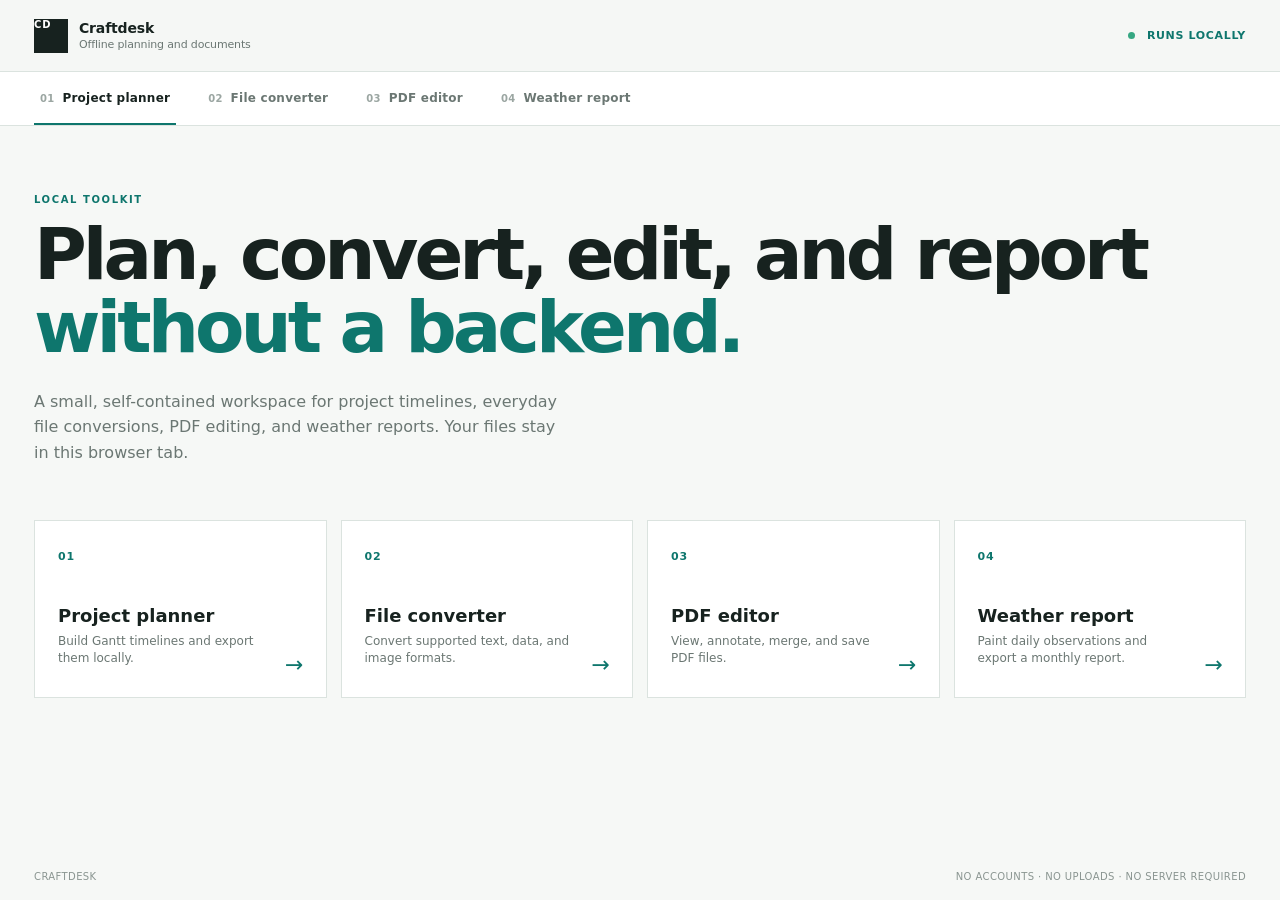
<file: index.html>
<!doctype html>
<html lang="en">
<head>
  <meta charset="utf-8">
  <meta name="viewport" content="width=device-width, initial-scale=1">
  <title>Craftdesk</title>
  <link rel="stylesheet" href="shell.css">
</head>
<body>
  <header class="appbar">
    <div class="brand">
      <span class="brand-mark" aria-hidden="true">CD</span>
      <div><strong>Craftdesk</strong><span>Offline planning and documents</span></div>
    </div>
    <span class="offline-badge"><i></i> Runs locally</span>
  </header>
  <nav class="tabs" aria-label="Tools">
    <button class="tab active" data-app="gantt"><span>01</span>Project planner</button>
    <button class="tab" data-app="converter"><span>02</span>File converter</button>
    <button class="tab" data-app="min-doc"><span>03</span>PDF editor</button>
    <button class="tab" data-app="weather"><span>04</span>Weather report</button>
  </nav>
  <main class="workspace">
    <section class="intro" id="intro">
      <p class="eyebrow">LOCAL TOOLKIT</p>
      <h1>Plan, convert, edit, and report<br><em>without a backend.</em></h1>
      <p class="lede">A small, self-contained workspace for project timelines, everyday file conversions, PDF editing, and weather reports. Your files stay in this browser tab.</p>
      <div class="tool-cards">
        <button class="tool-card" data-app="gantt"><span class="card-number">01</span><strong>Project planner</strong><small>Build Gantt timelines and export them locally.</small><span class="arrow">→</span></button>
        <button class="tool-card" data-app="converter"><span class="card-number">02</span><strong>File converter</strong><small>Convert supported text, data, and image formats.</small><span class="arrow">→</span></button>
        <button class="tool-card" data-app="min-doc"><span class="card-number">03</span><strong>PDF editor</strong><small>View, annotate, merge, and save PDF files.</small><span class="arrow">→</span></button>
        <button class="tool-card" data-app="weather"><span class="card-number">04</span><strong>Weather report</strong><small>Paint daily observations and export a monthly report.</small><span class="arrow">→</span></button>
      </div>
    </section>
    <section class="tool-view" id="toolView" hidden>
      <div class="tool-heading"><div><p class="eyebrow" id="toolKicker">TOOL</p><h2 id="toolTitle">Project planner</h2></div><button class="back-button" id="backButton">← All tools</button></div>
      <iframe id="toolFrame" title="Offline tool"></iframe>
    </section>
  </main>
  <footer><span>Craftdesk</span><span>No accounts · No uploads · No server required</span></footer>
  <script src="shell.js"></script>
</body>
</html>
</file>
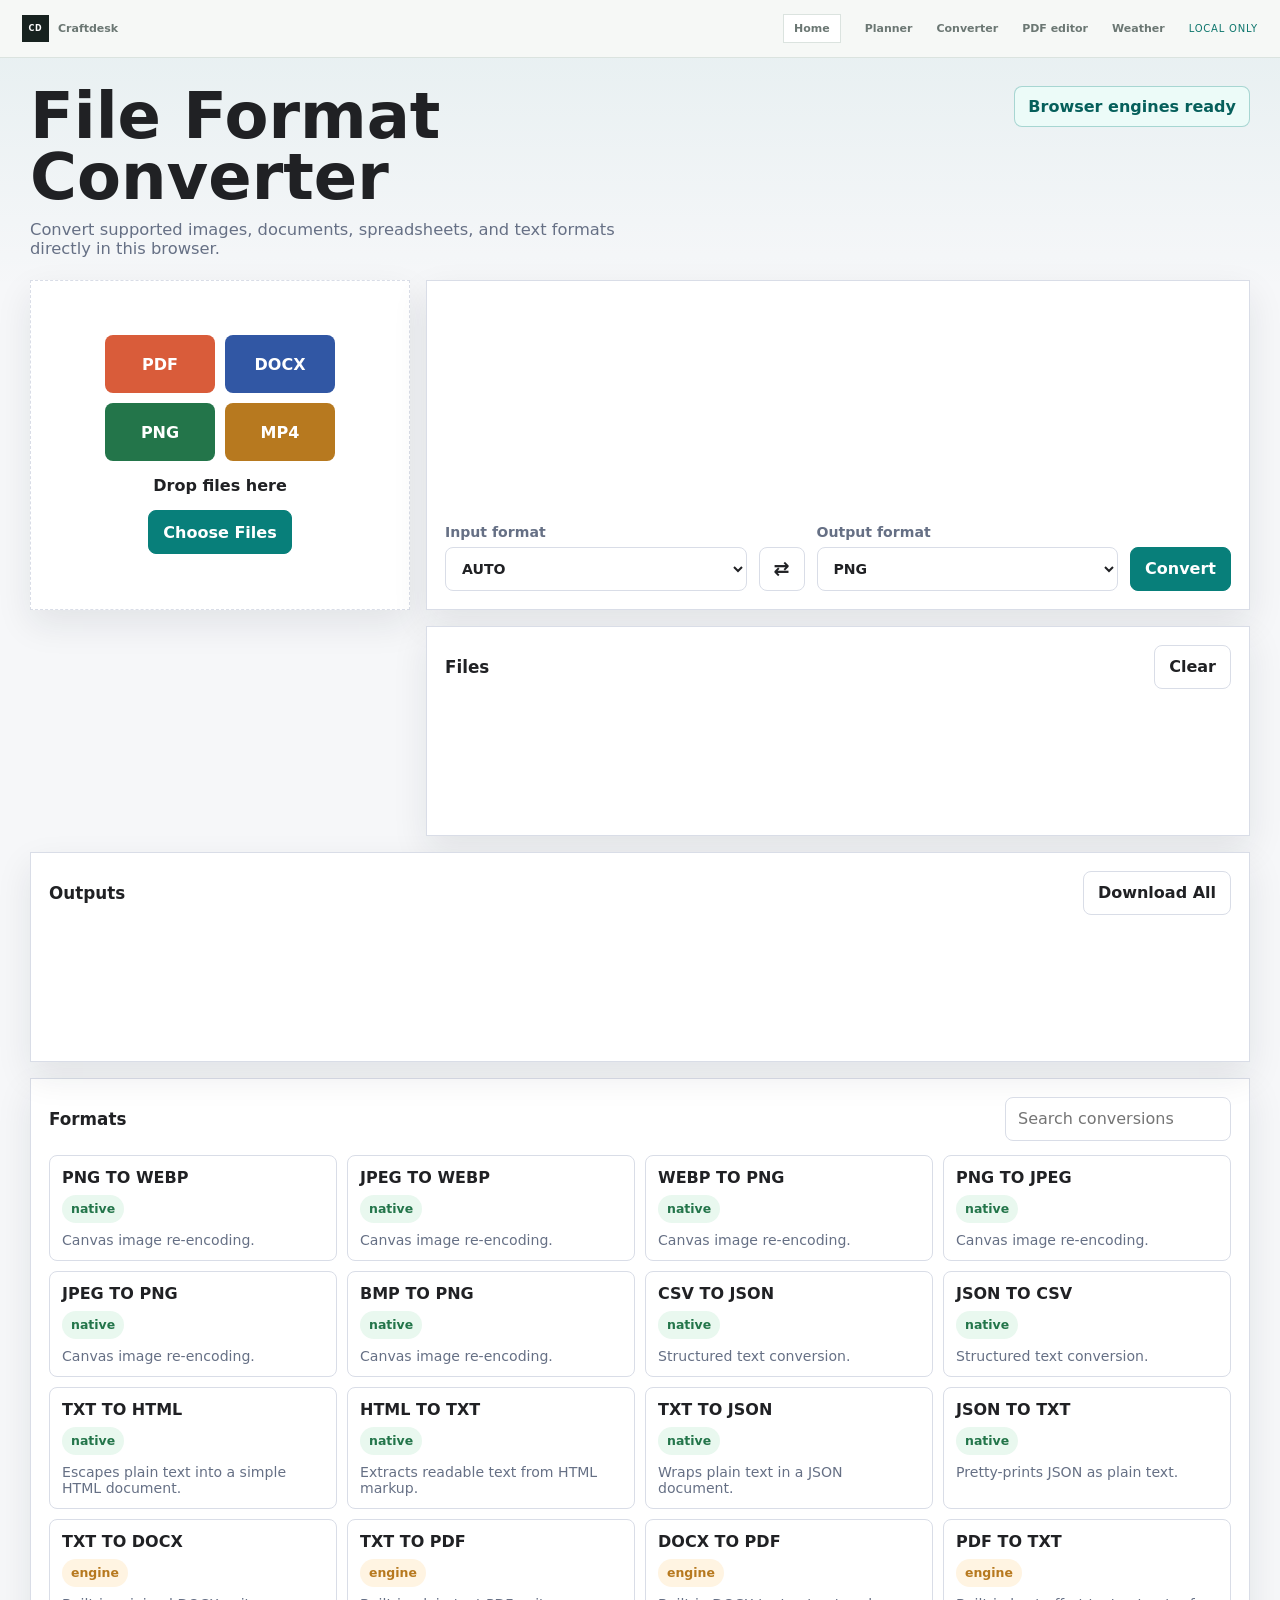
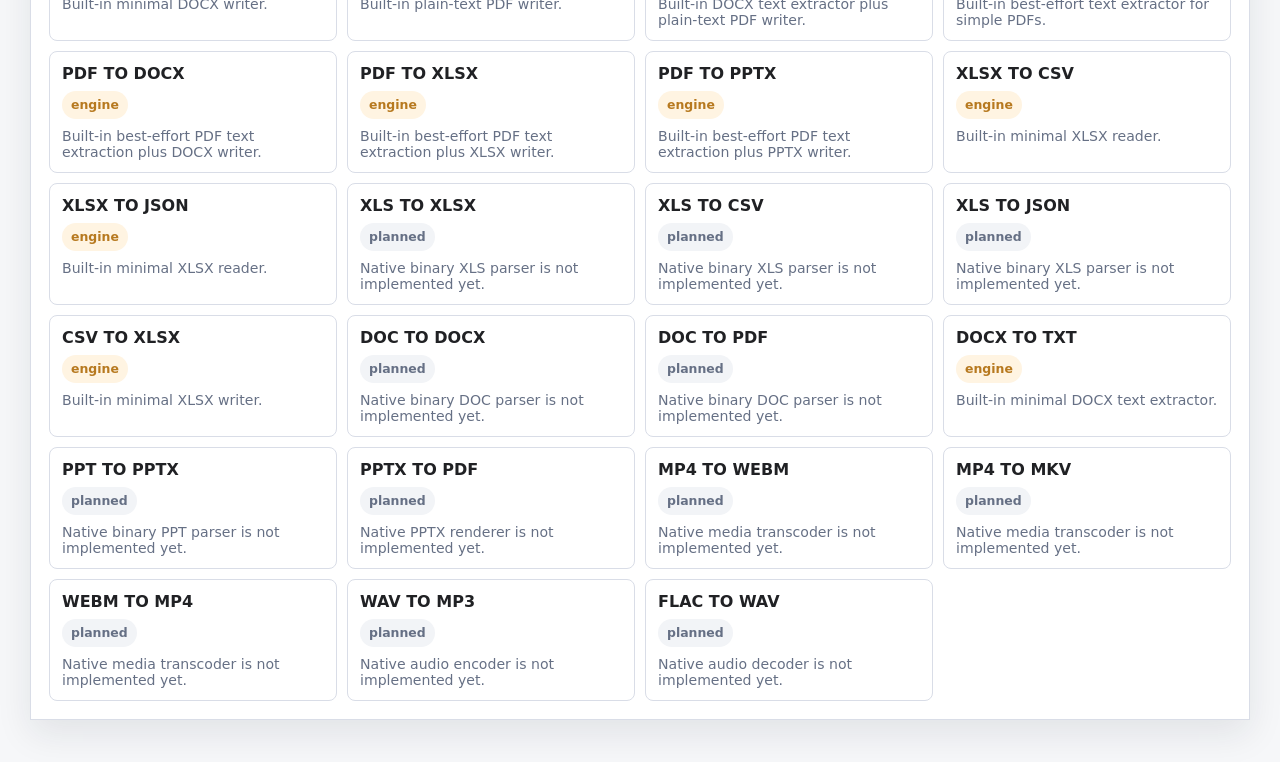
<file: apps/converter/index.html>
<!doctype html>
<html lang="en">
  <head>
    <meta charset="utf-8">
    <meta name="viewport" content="width=device-width, initial-scale=1">
    <title>File Format Converter</title>
    <link rel="stylesheet" href="../shared.css">
    <link rel="stylesheet" href="styles.css">
  </head>
  <body>
    <main class="shell">
      <header class="topbar">
        <div>
          <h1>File Format Converter</h1>
          <p>Convert supported images, documents, spreadsheets, and text formats directly in this browser.</p>
        </div>
        <div class="status-pill" id="engineStatus">Browser engines ready</div>
      </header>

      <section class="workspace" aria-label="Converter workspace">
        <div class="dropzone" id="dropzone">
          <input id="fileInput" type="file" multiple>
          <div class="drop-art" aria-hidden="true">
            <span>PDF</span>
            <span>DOCX</span>
            <span>PNG</span>
            <span>MP4</span>
          </div>
          <strong>Drop files here</strong>
          <button class="primary" id="pickButton" type="button">Choose Files</button>
        </div>

        <form class="control-panel" id="convertForm">
          <label>
            Input format
            <select id="fromFormat"></select>
          </label>
          <button class="swap" id="swapButton" type="button" title="Swap formats" aria-label="Swap formats">⇄</button>
          <label>
            Output format
            <select id="toFormat"></select>
          </label>
          <button class="primary" id="convertButton" type="submit">Convert</button>
        </form>

        <div class="queue" aria-live="polite">
          <div class="queue-head">
            <h2>Files</h2>
            <button id="clearButton" type="button">Clear</button>
          </div>
          <ul id="fileList"></ul>
        </div>

        <div class="results">
          <div class="queue-head">
            <h2>Outputs</h2>
            <button id="downloadAllButton" type="button">Download All</button>
          </div>
          <ul id="resultList"></ul>
        </div>
      </section>

      <section class="matrix" aria-label="Conversion matrix">
        <div class="matrix-head">
          <h2>Formats</h2>
          <input id="searchInput" type="search" placeholder="Search conversions">
        </div>
        <div class="matrix-grid" id="matrixGrid"></div>
      </section>
    </main>

    <template id="fileTemplate">
      <li class="file-row">
        <div class="file-icon"></div>
        <div>
          <strong class="file-name"></strong>
          <span class="file-meta"></span>
        </div>
      </li>
    </template>

    <template id="resultTemplate">
      <li class="result-row">
        <div>
          <strong class="result-name"></strong>
          <span class="result-meta"></span>
        </div>
        <a class="download-link">Download</a>
      </li>
    </template>

    <script src="../shared.js"></script>
    <script src="app.js"></script>
  </body>
</html>
</file>
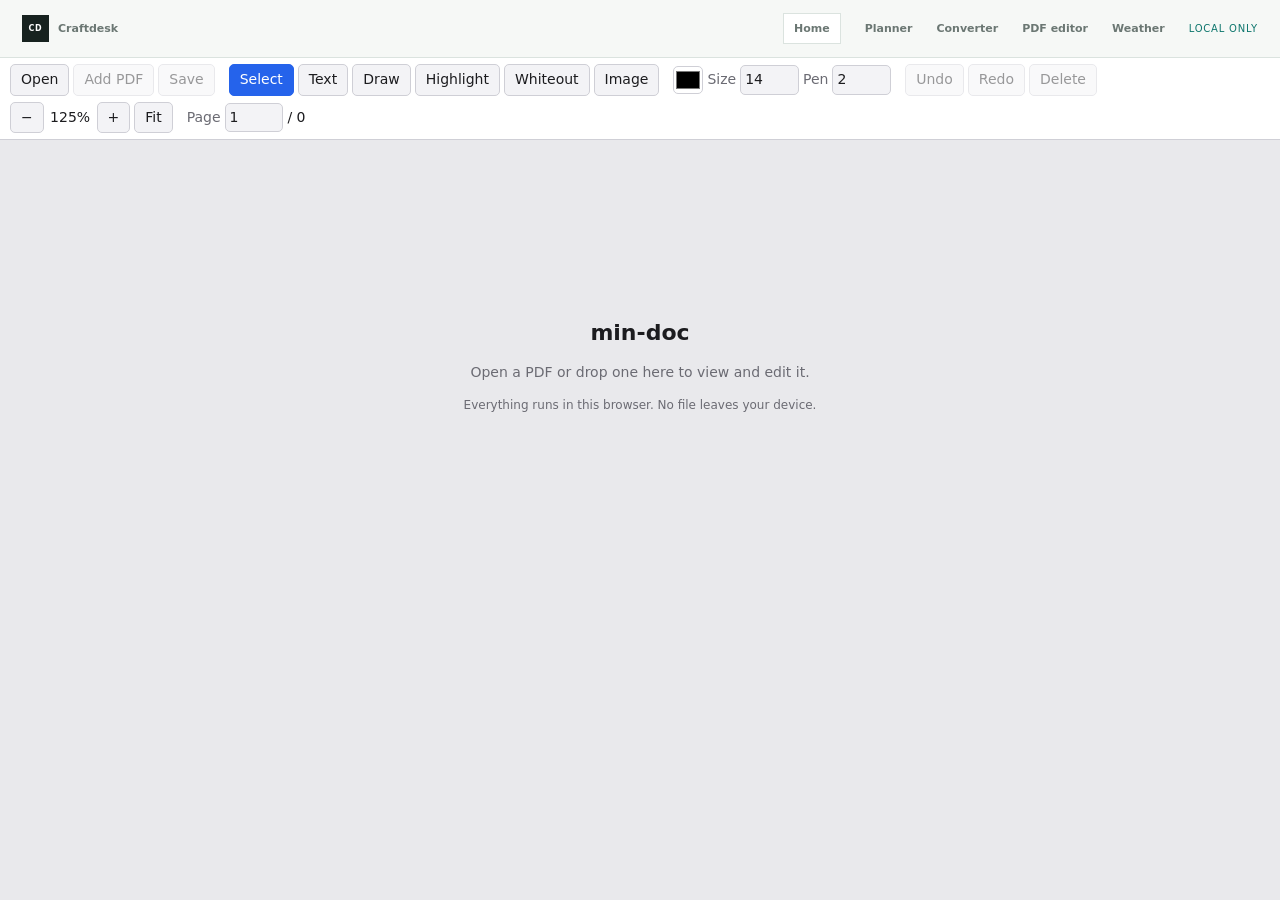
<file: apps/min-doc/index.html>
<!doctype html>
<html lang="en">
<head>
  <meta charset="utf-8">
  <meta name="viewport" content="width=device-width, initial-scale=1">
  <title>min-doc</title>
  <link rel="stylesheet" href="../shared.css">
  <link rel="stylesheet" href="styles.css">
</head>
<body>
  <header class="toolbar">
    <div class="group">
      <button id="open" title="Open a PDF (Ctrl+O)">Open</button>
      <button id="append" title="Add the pages of another PDF at the end" disabled>Add PDF</button>
      <button id="save" class="primary" title="Download the edited PDF (Ctrl+S)" disabled>Save</button>
    </div>
    <div class="group tools" role="radiogroup" aria-label="Tool">
      <button data-tool="select" class="active" title="Select, move, resize (Esc)">Select</button>
      <button data-tool="text" title="Click on a page to type text">Text</button>
      <button data-tool="draw" title="Freehand pen">Draw</button>
      <button data-tool="highlight" title="Drag to highlight an area">Highlight</button>
      <button data-tool="whiteout" title="Drag to cover an area with white">Whiteout</button>
      <button id="image" title="Place a PNG or JPEG image, such as a signature">Image</button>
    </div>
    <div class="group">
      <label title="Color"><input type="color" id="color" value="#000000"></label>
      <label title="Text size in points">Size <input type="number" id="size" min="4" max="200" value="14"></label>
      <label title="Pen width in points">Pen <input type="number" id="pen" min="0.5" max="40" step="0.5" value="2"></label>
    </div>
    <div class="group">
      <button id="undo" title="Undo (Ctrl+Z)" disabled>Undo</button>
      <button id="redo" title="Redo (Ctrl+Y)" disabled>Redo</button>
      <button id="delete" title="Delete the selected item (Del)" disabled>Delete</button>
    </div>
    <div class="group">
      <button id="zoom-out" title="Zoom out">&minus;</button>
      <span id="zoom-label">125%</span>
      <button id="zoom-in" title="Zoom in">+</button>
      <button id="zoom-fit" title="Fit page width">Fit</button>
    </div>
    <div class="group">
      <label>Page <input type="number" id="page-no" min="1" value="1" disabled></label>
      <span id="page-count">/ 0</span>
    </div>
  </header>

  <main id="viewer">
    <div id="empty">
      <p><strong>min-doc</strong></p>
      <p>Open a PDF or drop one here to view and edit it.</p>
      <p class="hint">Everything runs in this browser. No file leaves your device.</p>
    </div>
    <div id="pages"></div>
  </main>

  <div id="status" role="status" hidden></div>

  <input type="file" id="file-open" accept="application/pdf,.pdf" hidden>
  <input type="file" id="file-append" accept="application/pdf,.pdf" hidden>
  <input type="file" id="file-image" accept="image/*" hidden>

  <script src="../shared.js"></script>
  <script src="vendor/pdfjs/pdf.min.js"></script>
  <script>
    // Browsers refuse to start a worker from a file:// page, so load the
    // worker code here and let pdf.js run it on the main thread instead.
    if (location.protocol === 'file:') {
      document.write('<script src="vendor/pdfjs/pdf.worker.min.js"><\/script>');
    }
  </script>
  <script src="vendor/pdf-lib/pdf-lib.min.js"></script>
  <script src="app.js"></script>
</body>
</html>
</file>
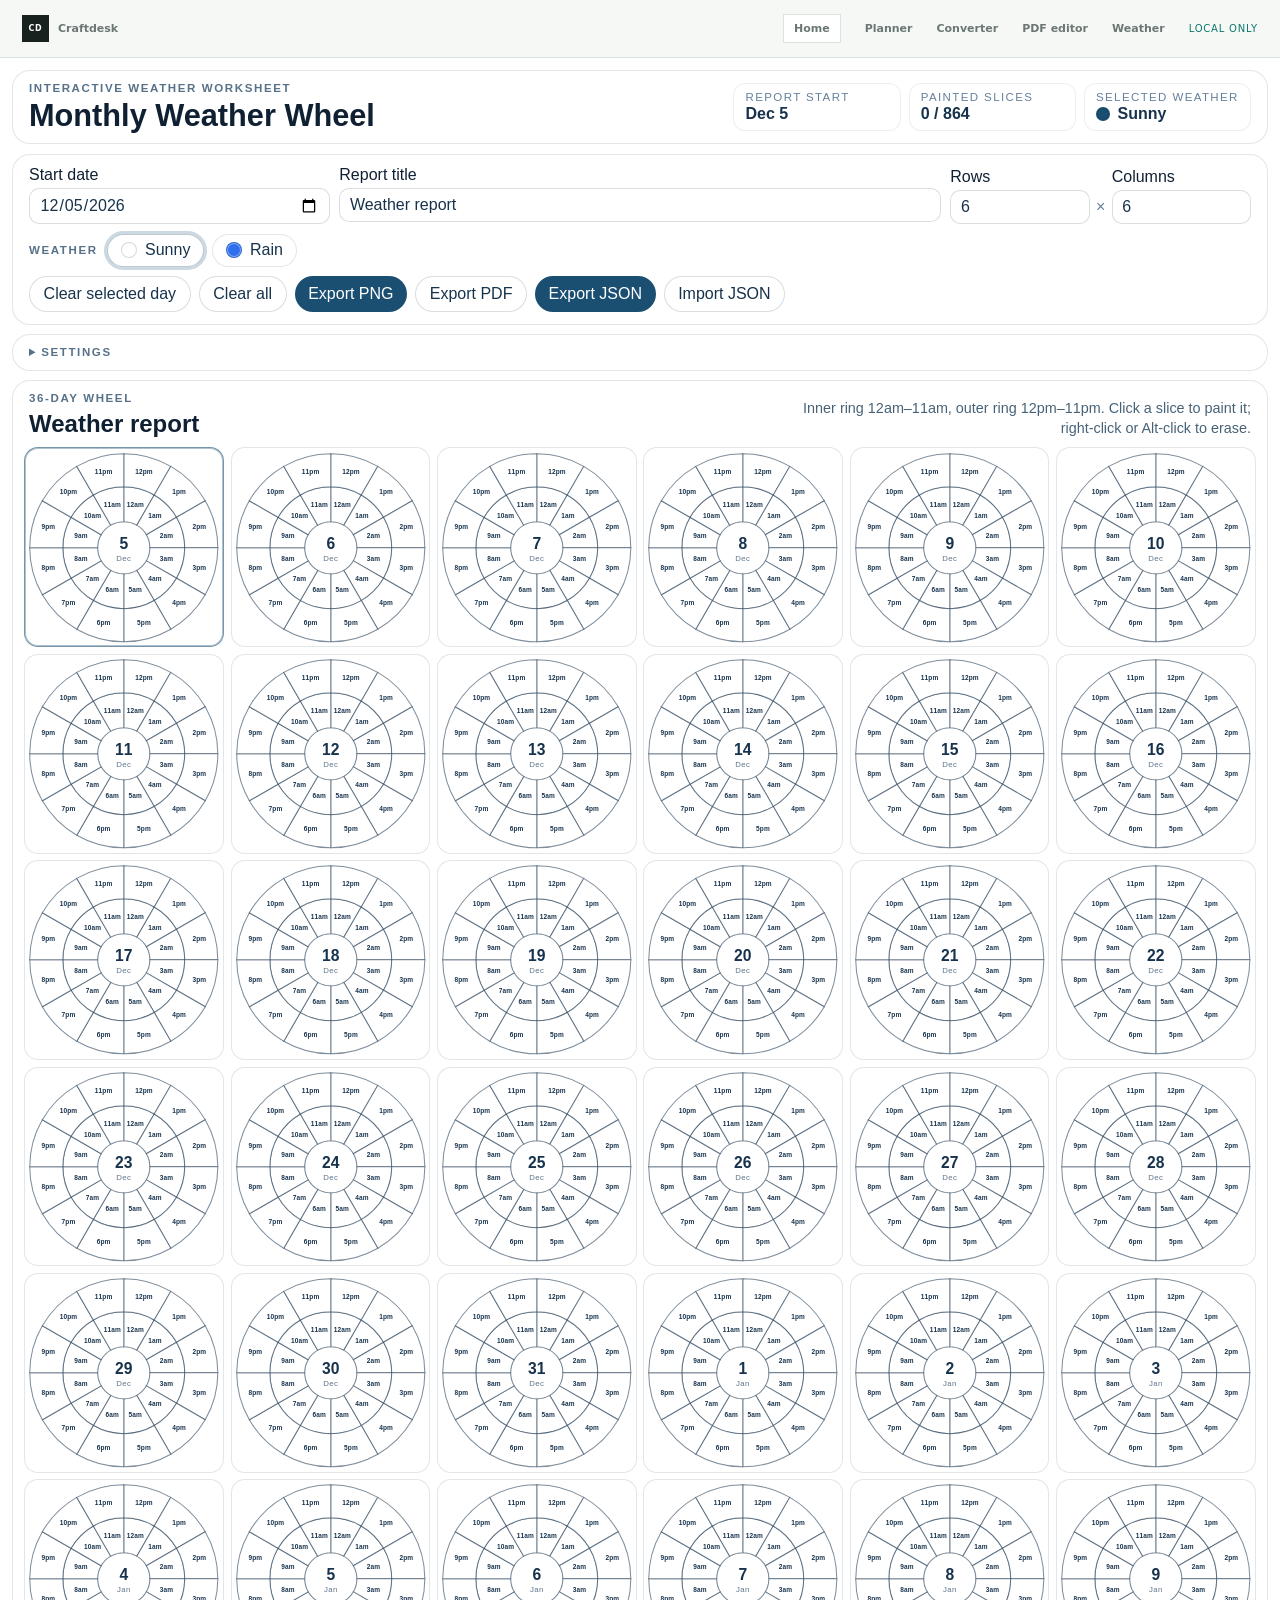
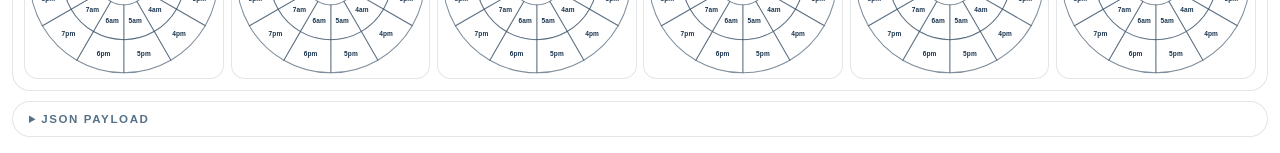
<file: apps/weather/index.html>
<!doctype html>
<html lang="en">
<head>
<meta charset="utf-8" />
<meta name="viewport" content="width=device-width,initial-scale=1" />
<title>Monthly Weather Wheel</title>
<link rel="stylesheet" href="../shared.css" />
<link rel="stylesheet" href="styles.css" />
</head>
<body>
  <main class="shell">
    <section class="hero card">
      <div class="hero-title">
        <p class="eyebrow">Interactive weather worksheet</p>
        <h1>Monthly Weather Wheel</h1>
      </div>
      <div class="hero-stats">
        <div class="stat">
          <span class="stat-label">Report start</span>
          <strong id="reportStartLabel">--</strong>
        </div>
        <div class="stat">
          <span class="stat-label">Painted slices</span>
          <strong id="paintedCount">0 / 840</strong>
        </div>
        <div class="stat">
          <span class="stat-label">Selected weather</span>
          <strong id="selectedWeatherLabel"><span id="selectedWeatherSwatch" class="selected-weather-swatch"></span><span id="selectedWeatherText">Fair</span></strong>
        </div>
      </div>
    </section>

    <section class="controls card">
      <div class="control-group">
        <label>
          Start date
          <input id="startDate" type="date" />
        </label>
        <label>
          Report title
          <input id="reportTitle" type="text" placeholder="Weather report" />
        </label>
        <div class="grid-size">
          <label>
            Rows
            <input id="gridRows" type="number" min="1" max="35" step="1" value="6" />
          </label>
          <span class="grid-size-x" aria-hidden="true">×</span>
          <label>
            Columns
            <input id="gridCols" type="number" min="1" max="35" step="1" value="6" />
          </label>
        </div>
      </div>

      <div class="palette-row">
        <div class="section-label">Weather</div>
        <div id="palette" class="palette" aria-label="Weather palette"></div>
      </div>

      <div class="action-row">
        <button id="clearDayBtn" class="ghost" type="button">Clear selected day</button>
        <button id="clearAllBtn" class="ghost" type="button">Clear all</button>
        <button id="exportPngBtn" type="button">Export PNG</button>
        <button id="exportPdfBtn" class="ghost" type="button">Export PDF</button>
        <button id="exportBtn" type="button">Export JSON</button>
        <button id="importBtn" class="ghost" type="button">Import JSON</button>
        <input id="importFile" type="file" accept="application/json" hidden />
      </div>
    </section>

    <details class="settings card">
      <summary class="section-label">Settings</summary>
      <div class="settings-grid">
        <label class="toggle-row">
          <input id="hideIndicator" type="checkbox" />
          <span>Hide color indicator</span>
        </label>
        <label class="inline-field">
          Indicator color
          <input id="indicatorColor" type="color" value="#1b4f72" />
        </label>
      </div>
      <div class="settings-subtitle">Weather indicators</div>
      <div id="indicatorToggles" class="indicator-toggles"></div>
    </details>

    <section class="workspace card">
      <div class="workspace-header">
        <div>
          <div id="dayCountLabel" class="section-label">36-day wheel</div>
          <h2 id="reportHeading">Weather report</h2>
        </div>
        <p class="tip">
          Inner ring 12am–11am, outer ring 12pm–11pm. Click a slice to paint it; right-click or Alt-click to erase.
        </p>
      </div>

      <div id="grid" class="grid" aria-label="Weather wheel grid"></div>
    </section>

    <details class="card data-panel">
      <summary class="section-label">JSON payload</summary>
      <textarea id="jsonOut" spellcheck="false"></textarea>
    </details>
  </main>

  <script src="../shared.js"></script>
  <script src="app.js"></script>
</body>
</html>
</file>
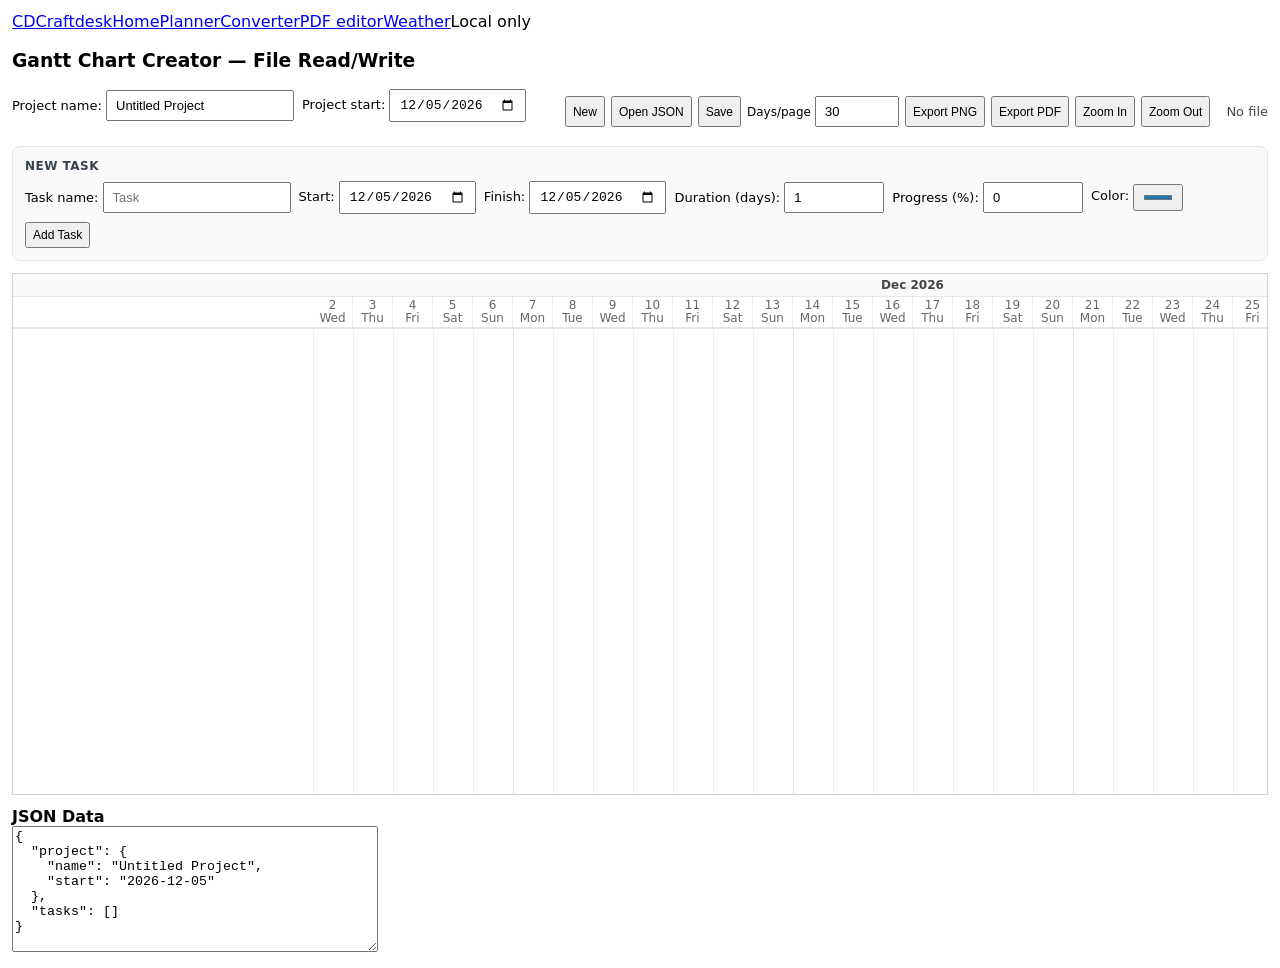
<file: apps/gantt/gantt.html>
<!doctype html>
<html lang="en">
<head>
<meta charset="utf-8" />
<title>Gantt Chart Creator — File Read/Write</title>
<meta name="viewport" content="width=device-width,initial-scale=1" />
<link rel="stylesheet" href="styles.css" />
</head>
<body>

<h3>Gantt Chart Creator — File Read/Write</h3>

<div class="controls-row" style="display:flex; gap:8px; align-items:center;">
  <div class="controls">
    <label>Project name: <input id="projectName" placeholder="Project"></label>
    <label>Project start: <input id="projectStart" type="date"></label>
  </div>

  <div style="margin-left:auto; display:flex; gap:8px; align-items:center;">
    <div class="toolbar">
      <button id="newFile" class="small">New</button>
      <button id="openFile" class="small">Open JSON</button>
      <button id="saveFile" class="small">Save</button>
      <label style="display:flex; align-items:center; gap:4px; font-size:12px;">
        Days/page
        <input id="pngPageDays" type="number" min="1" value="30" style="width:64px">
      </label>
      <button id="exportPng" class="small">Export PNG</button>
      <button id="exportPdf" class="small">Export PDF</button>
      <button id="zoomIn" class="small">Zoom In</button>
      <button id="zoomOut" class="small">Zoom Out</button>
    </div>
    <span id="fileName" class="file-indicator">No file</span>
  </div>
</div>

<div class="task-create-panel">
  <div class="task-create-title">New Task</div>
  <div class="task-create-fields">
    <label>Task name: <input id="taskName" placeholder="Task"></label>
    <label>Start: <input id="startDate" type="date"></label>
    <label>Finish: <input id="finishDate" type="date"></label>
    <label>Duration (days): <input id="duration" type="number" min="1" value="1" style="width:80px" readonly class="readonly"></label>
    <label>Progress (%): <input id="progress" type="number" min="0" max="100" value="0" style="width:80px"></label>
    <label>Color: <input id="color" type="color" value="#1f77b4"></label>
    <button id="addBtn" class="small">Add Task</button>
  </div>
</div>

<div id="canvas">
  <svg id="links" class="dependency-links"></svg>
  <div id="grid" class="grid"></div>
  <div id="vgrid" class="grid-vertical"></div>
</div>

<div style="margin-top:12px;">
  <strong>JSON Data</strong><br>
  <textarea id="jsonOut" placeholder="JSON appears here"></textarea>
  <input id="fileInput" type="file" accept=".json" style="display:none">
</div>

<!-- Modal template -->
<div id="editModal" style="display:none">
  <div class="modal-backdrop" id="modalBackdrop">
    <div class="modal" role="dialog" aria-modal="true">
      <h4>Edit Task</h4>
      <div class="modal-row">
        <label>Name: <input id="modalName" type="text"></label>
      </div>
      <div class="modal-row">
        <label>Start: <input id="modalStart" type="date"></label>
      </div>
      <div class="modal-row">
        <label>Finish: <input id="modalFinish" type="date"></label>
      </div>
      <div class="modal-row">
        <label>Duration: <input id="modalDuration" type="number" min="1"></label>
      </div>
      <div class="modal-row">
        <label>Progress (%): <input id="modalProgress" type="number" min="0" max="100"></label>
      </div>
      <div class="modal-row">
        <label>Depends on: <input id="modalDeps" type="text" placeholder="2, 4"></label>
      </div>
      <div class="modal-row">
        <label>Color: <input id="modalColor" type="color"></label>
      </div>
      <div style="display:flex; gap:8px; justify-content:flex-end; margin-top:8px;">
        <button id="modalCancel" class="small">Cancel</button>
        <button id="modalSave" class="small">Save</button>
      </div>
    </div>
  </div>
</div>

<script src="../shared.js"></script>
<script src="png-export.js"></script>
<script src="app.js"></script>
</body>
</html>
</file>
<file: shell.css>
:root { color-scheme: light; --ink:#17221f; --muted:#6b7773; --line:#dbe3df; --paper:#f6f8f6; --accent:#0e766d; --accent-soft:#dceeea; --warm:#efb66e; }
* { box-sizing:border-box; }
html,body { margin:0; min-height:100%; background:var(--paper); color:var(--ink); font-family:Inter,ui-sans-serif,system-ui,-apple-system,"Segoe UI",sans-serif; }
body { min-height:100vh; display:flex; flex-direction:column; }
button { font:inherit; }
.appbar { height:72px; padding:0 34px; display:flex; align-items:center; justify-content:space-between; border-bottom:1px solid var(--line); background:rgba(246,248,246,.92); }
.brand { display:flex; gap:11px; align-items:center; letter-spacing:-.01em; }.brand-mark { width:34px;height:34px;display:grid;place-items:center;background:var(--ink);color:#fff;font-size:10px;font-weight:800;letter-spacing:.08em; }.brand strong,.brand span { display:block; }.brand strong { font-size:14px; }.brand div span { margin-top:2px;color:var(--muted);font-size:11px; }
.offline-badge { color:var(--accent); font-size:11px; font-weight:700; letter-spacing:.06em; text-transform:uppercase; }.offline-badge i { display:inline-block;width:7px;height:7px;margin-right:7px;border-radius:50%;background:#36a782; }
.tabs { height:54px; padding:0 34px; display:flex; align-items:stretch; gap:26px; border-bottom:1px solid var(--line); background:#fff; }.tab { border:0;border-bottom:2px solid transparent;background:transparent;color:var(--muted);cursor:pointer;font-size:12px;font-weight:700;letter-spacing:.02em; }.tab span { margin-right:8px;font-size:10px;color:#9ba6a2; }.tab.active { color:var(--ink);border-bottom-color:var(--accent); }.tab:hover { color:var(--accent); }
.workspace { flex:1; width:min(1220px,calc(100% - 68px)); margin:0 auto; }.intro { padding:68px 0 54px; }.eyebrow { margin:0 0 13px; color:var(--accent);font-size:10px;font-weight:800;letter-spacing:.16em; }.intro h1 { margin:0; font-size:clamp(38px,6vw,72px); line-height:1.02; letter-spacing:-.055em; font-weight:750; }.intro h1 em { color:var(--accent); font-style:normal; }.lede { max-width:530px; margin:24px 0 0; color:var(--muted);font-size:16px;line-height:1.6; }
.tool-cards { display:grid;grid-template-columns:repeat(auto-fit,minmax(230px,1fr));gap:14px;margin-top:54px; }.tool-card { position:relative;min-height:178px;padding:23px;text-align:left;border:1px solid var(--line);background:#fff;color:var(--ink);cursor:pointer;transition:transform .15s,border-color .15s,box-shadow .15s; }.tool-card:hover { transform:translateY(-3px);border-color:#a5c9c1;box-shadow:0 10px 22px rgba(23,34,31,.07); }.card-number { display:block;color:var(--accent);font-size:11px;font-weight:800;letter-spacing:.08em; }.tool-card strong { display:block;margin-top:42px;font-size:18px; }.tool-card small { display:block;margin-top:7px;max-width:210px;color:var(--muted);font-size:12px;line-height:1.45; }.arrow { position:absolute;right:22px;bottom:20px;color:var(--accent);font-size:22px; }
[hidden] { display:none !important; }
body.tool-open .workspace { width:calc(100% - 24px); display:flex; flex-direction:column; }body.tool-open footer { display:none; }
.tool-view { flex:1; display:flex; flex-direction:column; padding:10px 0 12px; }.tool-heading { display:flex;align-items:center;justify-content:space-between;gap:12px;margin-bottom:8px; }.tool-heading > div { display:flex;align-items:baseline;gap:12px; }.tool-heading .eyebrow { margin:0; }.tool-heading h2 { margin:0;font-size:18px;letter-spacing:-.02em; }.back-button { border:1px solid var(--line);padding:6px 11px;background:#fff;color:var(--muted);cursor:pointer;font-size:12px; }.back-button:hover { color:var(--ink);border-color:#a5c9c1; }.tool-view iframe { display:block;flex:1;width:100%;min-height:560px;border:1px solid var(--line);background:#fff; }
footer { display:flex;justify-content:space-between;padding:18px 34px;color:#8a9591;font-size:10px;letter-spacing:.04em;text-transform:uppercase; }
@media (max-width:720px) { .appbar,.tabs,footer { padding-left:18px;padding-right:18px; }.tabs { gap:13px;overflow:auto; }.tab { white-space:nowrap; }.workspace { width:min(100% - 36px,1220px); }.intro { padding-top:44px; }.tool-cards { grid-template-columns:1fr; margin-top:36px; }.tool-card { min-height:145px; }.tool-card strong { margin-top:25px; }.tool-view iframe { min-height:480px; } footer { gap:10px;flex-direction:column; } }
</file>
<file: apps/shared.css>
:root { --craft-ink:#17221f; --craft-muted:#6b7773; --craft-line:#dbe3df; --craft-paper:#f6f8f6; --craft-accent:#0e766d; }
.craftdesk-nav { height:58px; padding:0 22px; display:flex; align-items:center; gap:24px; border-bottom:1px solid var(--craft-line); overflow-x:auto; white-space:nowrap; background:var(--craft-paper); color:var(--craft-ink); font-family:Inter,ui-sans-serif,system-ui,-apple-system,"Segoe UI",sans-serif; }
.craftdesk-brand { display:flex; align-items:center; gap:9px; margin-right:auto; color:inherit; text-decoration:none; font-size:13px; font-weight:750; }.craftdesk-mark { display:grid; place-items:center; width:27px; height:27px; background:var(--craft-ink); color:#fff; font-size:8px; letter-spacing:.08em; }.craftdesk-nav a { color:var(--craft-muted); text-decoration:none; font-size:11px; font-weight:650; }.craftdesk-nav a:hover,.craftdesk-nav a.active { color:var(--craft-accent); }.craftdesk-home { padding:7px 10px; border:1px solid var(--craft-line); background:#fff; }.craftdesk-nav .craftdesk-local { color:var(--craft-accent); font-size:10px; text-transform:uppercase; letter-spacing:.08em; }
body.craftdesk-embedded .craftdesk-nav { display:none; }
@media (max-width:760px) { .craftdesk-nav { gap:14px; padding:0 12px; } .craftdesk-nav .craftdesk-local { display:none; } }
</file>
<file: apps/converter/styles.css>
:root {
  color-scheme: light;
  --ink: #202124;
  --muted: #667085;
  --line: #d9dde7;
  --panel: #ffffff;
  --wash: #f6f7f9;
  --teal: #087f7a;
  --teal-dark: #065f5b;
  --coral: #d95c3a;
  --gold: #b7791f;
  --blue: #3157a4;
  --green: #23754a;
  --shadow: 0 14px 34px rgba(20, 28, 45, 0.09);
}

* {
  box-sizing: border-box;
}

body {
  margin: 0;
  min-height: 100vh;
  color: var(--ink);
  background:
    linear-gradient(180deg, rgba(8, 127, 122, 0.07), transparent 290px),
    var(--wash);
  font-family: Inter, ui-sans-serif, system-ui, -apple-system, BlinkMacSystemFont, "Segoe UI", sans-serif;
}

button,
input,
select {
  font: inherit;
}

.shell {
  width: min(1220px, calc(100% - 32px));
  margin: 0 auto;
  padding: 28px 0 42px;
}

.topbar {
  display: flex;
  align-items: flex-start;
  justify-content: space-between;
  gap: 20px;
  margin-bottom: 22px;
}

h1,
h2,
p {
  margin: 0;
}

h1 {
  font-size: clamp(2rem, 5vw, 4.5rem);
  line-height: 0.95;
  max-width: 760px;
}

.topbar p {
  margin-top: 12px;
  max-width: 620px;
  color: var(--muted);
  font-size: 1.02rem;
}

.status-pill {
  white-space: nowrap;
  border: 1px solid rgba(8, 127, 122, 0.3);
  color: var(--teal-dark);
  background: #ecfbf8;
  padding: 10px 13px;
  border-radius: 8px;
  font-weight: 700;
}

.workspace {
  display: grid;
  grid-template-columns: minmax(280px, 380px) 1fr;
  gap: 16px;
  align-items: stretch;
}

.dropzone,
.control-panel,
.queue,
.results,
.matrix {
  background: var(--panel);
  border: 1px solid var(--line);
  box-shadow: var(--shadow);
}

.dropzone {
  min-height: 330px;
  border-style: dashed;
  display: grid;
  align-content: center;
  justify-items: center;
  gap: 15px;
  padding: 24px;
  text-align: center;
}

.dropzone.active {
  border-color: var(--teal);
  background: #f0fffb;
}

.dropzone input {
  position: absolute;
  width: 1px;
  height: 1px;
  opacity: 0;
  pointer-events: none;
}

.drop-art {
  width: min(230px, 90%);
  display: grid;
  grid-template-columns: repeat(2, 1fr);
  gap: 10px;
}

.drop-art span {
  min-height: 58px;
  display: grid;
  place-items: center;
  color: white;
  border-radius: 8px;
  font-weight: 800;
}

.drop-art span:nth-child(1) { background: var(--coral); }
.drop-art span:nth-child(2) { background: var(--blue); }
.drop-art span:nth-child(3) { background: var(--green); }
.drop-art span:nth-child(4) { background: var(--gold); }

.control-panel {
  display: grid;
  grid-template-columns: 1fr 46px 1fr auto;
  gap: 12px;
  align-items: end;
  padding: 18px;
}

label {
  display: grid;
  gap: 7px;
  color: var(--muted);
  font-weight: 700;
  font-size: 0.88rem;
}

select,
input[type="search"] {
  height: 44px;
  border: 1px solid var(--line);
  border-radius: 8px;
  background: white;
  color: var(--ink);
  padding: 0 12px;
}

button,
.download-link {
  min-height: 44px;
  border: 1px solid var(--line);
  border-radius: 8px;
  background: white;
  color: var(--ink);
  padding: 0 14px;
  cursor: pointer;
  text-decoration: none;
  display: inline-flex;
  align-items: center;
  justify-content: center;
  font-weight: 800;
}

.primary {
  background: var(--teal);
  border-color: var(--teal);
  color: white;
}

.primary:hover {
  background: var(--teal-dark);
}

.swap {
  width: 46px;
  padding: 0;
  font-size: 1.2rem;
}

.queue,
.results {
  min-height: 210px;
  padding: 18px;
}

.queue {
  grid-column: 2;
}

.results {
  grid-column: 1 / -1;
}

.queue-head,
.matrix-head {
  display: flex;
  align-items: center;
  justify-content: space-between;
  gap: 12px;
  margin-bottom: 14px;
}

.queue-head h2,
.matrix-head h2 {
  font-size: 1.05rem;
}

ul {
  list-style: none;
  margin: 0;
  padding: 0;
}

.file-row,
.result-row {
  display: grid;
  grid-template-columns: 46px 1fr;
  gap: 12px;
  align-items: center;
  padding: 11px 0;
  border-top: 1px solid var(--line);
}

.result-row {
  grid-template-columns: 1fr auto;
}

.file-row:first-child,
.result-row:first-child {
  border-top: 0;
}

.file-icon {
  width: 46px;
  height: 46px;
  border-radius: 8px;
  background: var(--blue);
  color: white;
  display: grid;
  place-items: center;
  font-weight: 900;
  font-size: 0.72rem;
}

.file-name,
.result-name {
  display: block;
  overflow-wrap: anywhere;
}

.file-meta,
.result-meta {
  display: block;
  color: var(--muted);
  font-size: 0.86rem;
  margin-top: 3px;
}

.matrix {
  margin-top: 16px;
  padding: 18px;
}

.matrix-grid {
  display: grid;
  grid-template-columns: repeat(auto-fit, minmax(240px, 1fr));
  gap: 10px;
}

.conversion {
  border: 1px solid var(--line);
  border-radius: 8px;
  padding: 12px;
  min-height: 104px;
  background: #fff;
}

.conversion strong {
  display: block;
  margin-bottom: 8px;
}

.conversion span {
  display: inline-flex;
  align-items: center;
  min-height: 28px;
  border-radius: 999px;
  padding: 0 9px;
  font-size: 0.78rem;
  font-weight: 900;
}

.native span {
  background: #e9f8ef;
  color: var(--green);
}

.engine span {
  background: #fff4e2;
  color: var(--gold);
}

.planned span {
  background: #f2f4f7;
  color: var(--muted);
}

.conversion p {
  color: var(--muted);
  font-size: 0.88rem;
  margin-top: 9px;
}

@media (max-width: 820px) {
  .topbar,
  .workspace,
  .control-panel {
    grid-template-columns: 1fr;
  }

  .topbar {
    display: grid;
  }

  .queue {
    grid-column: auto;
  }

  .control-panel {
    align-items: stretch;
  }

  .swap {
    width: 100%;
  }
}
</file>
<file: apps/min-doc/styles.css>
:root {
  --bg: #e9e9ec;
  --bar: #ffffff;
  --text: #1c1c1f;
  --muted: #6b6b73;
  --border: #cfcfd6;
  --button: #f3f3f6;
  --accent: #2563eb;
  --accent-text: #ffffff;
}

@media (prefers-color-scheme: dark) {
  :root {
    --bg: #1b1b1f;
    --bar: #26262b;
    --text: #ececf0;
    --muted: #a0a0aa;
    --border: #3d3d45;
    --button: #33333a;
    --accent: #5b8def;
    --accent-text: #0d0d10;
  }
}

* {
  box-sizing: border-box;
}

html,
body {
  height: 100%;
  margin: 0;
}

body {
  display: flex;
  flex-direction: column;
  background: var(--bg);
  color: var(--text);
  font: 14px/1.4 system-ui, sans-serif;
}

.toolbar {
  display: flex;
  flex-wrap: wrap;
  gap: 6px 14px;
  align-items: center;
  padding: 6px 10px;
  background: var(--bar);
  border-bottom: 1px solid var(--border);
}

.group {
  display: flex;
  gap: 4px;
  align-items: center;
}

button {
  padding: 5px 10px;
  border: 1px solid var(--border);
  border-radius: 5px;
  background: var(--button);
  color: var(--text);
  font: inherit;
  cursor: pointer;
}

button:disabled {
  opacity: 0.45;
  cursor: default;
}

button.active,
button.primary:not(:disabled) {
  border-color: var(--accent);
  background: var(--accent);
  color: var(--accent-text);
}

label {
  display: flex;
  gap: 4px;
  align-items: center;
  color: var(--muted);
}

input[type="number"] {
  width: 4.2em;
  padding: 4px;
  border: 1px solid var(--border);
  border-radius: 5px;
  background: var(--button);
  color: var(--text);
  font: inherit;
}

input[type="color"] {
  width: 30px;
  height: 28px;
  padding: 0;
  border: 1px solid var(--border);
  border-radius: 5px;
  background: none;
}

#zoom-label {
  min-width: 3.2em;
  text-align: center;
}

#viewer {
  flex: 1;
  overflow: auto;
  padding: 16px;
}

#viewer.dragover {
  outline: 3px dashed var(--accent);
  outline-offset: -8px;
}

#empty {
  margin-top: 18vh;
  text-align: center;
  color: var(--muted);
}

#empty strong {
  color: var(--text);
  font-size: 22px;
}

.hint {
  font-size: 12px;
}

.page {
  width: max-content;
  margin: 0 auto 18px;
}

.page-bar {
  display: flex;
  gap: 4px;
  align-items: center;
  margin-bottom: 4px;
  color: var(--muted);
  font-size: 12px;
}

.page-bar .label {
  margin-right: auto;
  padding-right: 12px;
}

.page-bar button {
  padding: 1px 7px;
  font-size: 12px;
}

.sheet {
  position: relative;
  background: #ffffff;
  box-shadow: 0 1px 5px rgba(0, 0, 0, 0.35);
}

.sheet canvas,
.sheet svg {
  position: absolute;
  inset: 0;
  width: 100%;
  height: 100%;
}

.overlay {
  cursor: crosshair;
  touch-action: none;
  user-select: none;
}

.overlay.tool-select {
  pointer-events: none;
}

.overlay.tool-select [data-id],
.overlay.tool-select .handle {
  pointer-events: auto;
}

.overlay.tool-select [data-id] {
  cursor: move;
  touch-action: none;
}

.overlay.tool-text {
  cursor: text;
}

.overlay text {
  font-family: Helvetica, Arial, sans-serif;
  white-space: pre;
}

.overlay .highlight {
  mix-blend-mode: multiply;
}

.overlay .selection {
  fill: none;
  stroke: #2563eb;
  stroke-dasharray: 4 3;
  vector-effect: non-scaling-stroke;
  pointer-events: none;
}

.overlay .handle {
  fill: #2563eb;
  cursor: nwse-resize;
  touch-action: none;
}

/* Selectable text of the PDF. pdf.js sizes and places the spans. */
.textLayer {
  position: absolute;
  left: 0;
  top: 0;
  /* Own stacking level, so the backdrop below the spans stays above the page image. */
  z-index: 0;
  overflow: hidden;
  line-height: 1;
  transform-origin: 0 0;
  text-size-adjust: none;
  forced-color-adjust: none;
}

.textLayer span,
.textLayer br {
  position: absolute;
  color: transparent;
  white-space: pre;
  cursor: text;
  transform-origin: 0% 0%;
}

.textLayer .endOfContent {
  position: absolute;
  inset: 100% 0 0;
  z-index: -1;
  cursor: default;
  user-select: none;
}

.textLayer .endOfContent.active {
  top: 0;
}

.textLayer ::selection {
  background: rgba(37, 99, 235, 0.3);
}

.textLayer[data-main-rotation="90"] {
  transform: rotate(90deg) translateY(-100%);
}

.textLayer[data-main-rotation="180"] {
  transform: rotate(180deg) translate(-100%, -100%);
}

.textLayer[data-main-rotation="270"] {
  transform: rotate(270deg) translateX(-100%);
}

.fields {
  position: absolute;
  inset: 0;
  pointer-events: none;
}

.fields > * {
  position: absolute;
  margin: 0;
  padding: 0 2px;
  border: 0;
  border-radius: 0;
  background: rgba(0, 54, 255, 0.13);
  color: #000000;
  font-family: Helvetica, Arial, sans-serif;
  resize: none;
}

.fields > :focus {
  outline: 2px solid #2563eb;
  background: #ffffff;
}

/* Fields take clicks in Select and Text; the other tools draw over them. */
.page[data-tool="select"] .fields > *,
.page[data-tool="text"] .fields > * {
  pointer-events: auto;
}

.text-editor {
  position: absolute;
  min-width: 2em;
  margin: 0;
  padding: 0;
  border: 0;
  outline: 1px dashed #2563eb;
  background: rgba(255, 255, 255, 0.6);
  font-family: Helvetica, Arial, sans-serif;
  line-height: 1.2;
  white-space: pre;
  overflow: hidden;
  resize: none;
}

#status {
  position: fixed;
  left: 50%;
  bottom: 18px;
  transform: translateX(-50%);
  max-width: 90vw;
  padding: 8px 14px;
  border-radius: 6px;
  background: #1c1c1f;
  color: #ffffff;
  box-shadow: 0 2px 10px rgba(0, 0, 0, 0.4);
}

#status.error {
  background: #b42318;
}
</file>
<file: apps/weather/styles.css>
body {
  margin: 0;
  min-height: 100vh;
  font-family: "Trebuchet MS", "Gill Sans", "Segoe UI", sans-serif;
  color: #102033;
  background: #ffffff;
}

* {
  box-sizing: border-box;
}

button,
input,
textarea {
  font: inherit;
}

button {
  border: 0;
  border-radius: 999px;
  padding: 0.5rem 0.85rem;
  background: #1b4f72;
  color: #fff;
  cursor: pointer;
  box-shadow: none;
}

button.ghost {
  background: #ffffff;
  color: #17324c;
  border: 1px solid rgba(23, 50, 76, 0.16);
  box-shadow: none;
}

input {
  width: 100%;
  margin-top: 0.25rem;
  border: 1px solid rgba(23, 50, 76, 0.16);
  border-radius: 10px;
  padding: 0.45rem 0.6rem;
  background: #ffffff;
  color: #17324c;
}

textarea {
  width: 100%;
  min-height: 200px;
  margin-top: 0.6rem;
  resize: vertical;
  border-radius: 14px;
  border: 1px solid rgba(23, 50, 76, 0.16);
  padding: 1rem;
  background: #ffffff;
  color: #17324c;
}

.shell {
  width: min(1600px, calc(100vw - 1.5rem));
  margin: 0 auto;
  padding: 0.75rem 0 1rem;
  display: grid;
  gap: 0.6rem;
}

.card {
  border: 1px solid rgba(23, 50, 76, 0.12);
  border-radius: 18px;
  background: #ffffff;
  box-shadow: none;
}

.hero {
  display: flex;
  justify-content: space-between;
  gap: 1rem;
  padding: 0.7rem 1rem;
  align-items: center;
}

.eyebrow,
.section-label {
  margin: 0;
  text-transform: uppercase;
  letter-spacing: 0.14em;
  font-size: 0.72rem;
  font-weight: 700;
  color: #567188;
}

h1,
h2 {
  margin: 0.35rem 0 0;
  color: #102033;
}

h1 {
  font-size: clamp(1.4rem, 2.4vw, 2rem);
  line-height: 1.05;
}

.hero-stats {
  display: grid;
  grid-template-columns: repeat(3, minmax(0, 1fr));
  gap: 0.5rem;
  min-width: min(100%, 460px);
}

.stat {
  padding: 0.45rem 0.7rem;
  border-radius: 12px;
  background: #ffffff;
  border: 1px solid rgba(23, 50, 76, 0.08);
}

.stat-label {
  display: block;
  font-size: 0.72rem;
  text-transform: uppercase;
  letter-spacing: 0.12em;
  color: #65809b;
}

.stat strong {
  display: flex;
  align-items: center;
  margin-top: 0.15rem;
  font-size: 1rem;
  color: #17324c;
}

.controls {
  padding: 0.7rem 1rem;
  display: grid;
  gap: 0.6rem;
}

.control-group {
  display: grid;
  grid-template-columns: minmax(0, 1fr) minmax(0, 2fr) minmax(0, 1fr);
  gap: 0.6rem;
}

.grid-size {
  display: grid;
  grid-template-columns: minmax(0, 1fr) auto minmax(0, 1fr);
  align-items: end;
  gap: 0.4rem;
}

.grid-size-x {
  padding-bottom: 0.5rem;
  color: #65809b;
}

.palette-row {
  display: flex;
  align-items: center;
  flex-wrap: wrap;
  gap: 0.6rem;
}

.data-panel {
  padding: 0.7rem 1rem;
}

details.card > summary {
  cursor: pointer;
  list-style-position: inside;
}

.palette {
  display: flex;
  flex-wrap: wrap;
  gap: 0.5rem;
}

.palette-btn {
  display: inline-flex;
  align-items: center;
  gap: 0.5rem;
  padding: 0.4rem 0.8rem;
  border-radius: 999px;
  border: 1px solid rgba(23, 50, 76, 0.12);
  background: #ffffff;
  color: #17324c;
  box-shadow: none;
}

.palette-btn.selected {
  outline: 3px solid rgba(27, 79, 114, 0.22);
  border-color: rgba(27, 79, 114, 0.3);
}

.swatch {
  width: 1rem;
  height: 1rem;
  border-radius: 50%;
  border: 1px solid rgba(23, 50, 76, 0.18);
  box-shadow: inset 0 0 0 1px rgba(255, 255, 255, 0.4);
}

.action-row {
  display: flex;
  flex-wrap: wrap;
  gap: 0.5rem;
}

.tip {
  margin: 0;
  max-width: 60ch;
  color: #476277;
  font-size: 0.9rem;
  line-height: 1.4;
  text-align: right;
}

.workspace {
  padding: 0.7rem;
}

.workspace-header {
  display: flex;
  justify-content: space-between;
  gap: 1rem;
  align-items: end;
  margin: 0 0.3rem 0.6rem;
}

.grid {
  display: grid;
  grid-template-columns: repeat(var(--grid-cols, 6), minmax(0, 1fr));
  gap: 0.4rem;
}

.day-card {
  padding: 0.2rem;
  border-radius: 14px;
  border: 1px solid rgba(23, 50, 76, 0.12);
  background: #ffffff;
  box-shadow: none;
  cursor: default;
}

.day-card.blank {
  opacity: 0.34;
  background: repeating-linear-gradient(
    45deg,
    rgba(255, 255, 255, 0.86),
    rgba(255, 255, 255, 0.86) 12px,
    rgba(232, 239, 245, 0.86) 12px,
    rgba(232, 239, 245, 0.86) 24px
  );
}

.day-card.selected {
  border-color: rgba(27, 79, 114, 0.6);
  box-shadow: inset 0 0 0 1px rgba(27, 79, 114, 0.35);
}

.dial-wrap {
  position: relative;
  aspect-ratio: 1 / 1;
}

.dial {
  width: 100%;
  height: 100%;
  display: block;
}

.ring-segment {
  stroke: rgba(23, 50, 76, 0.13);
  stroke-width: 1.2;
  cursor: pointer;
  transition: transform 120ms ease, opacity 120ms ease, filter 120ms ease;
  transform-origin: 110px 110px;
}

.ring-segment:hover {
  filter: brightness(1.04);
  transform: scale(1.015);
}

.ring-segment.filled {
  stroke: rgba(255, 255, 255, 0.55);
}

.slice-label {
  pointer-events: none;
  font-size: 7.5px;
  font-weight: 700;
  letter-spacing: 0.02em;
}

.ring-center {
  fill: #ffffff;
  stroke: rgba(23, 50, 76, 0.14);
  stroke-width: 1.2;
}

.dial-label {
  font-size: 9px;
  fill: #5e758b;
  letter-spacing: 0.04em;
}

.center-label {
  font-size: 18px;
  font-weight: 800;
  fill: #17324c;
}

.selected-weather-swatch {
  display: inline-block;
  width: 0.9rem;
  height: 0.9rem;
  border-radius: 50%;
  margin-right: 0.45rem;
  vertical-align: -0.1rem;
  border: 1px solid rgba(23, 50, 76, 0.18);
  box-shadow: inset 0 0 0 1px rgba(23, 50, 76, 0.18);
}

.hide-indicator .selected-weather-swatch {
  display: none;
}

.settings {
  padding: 0.7rem 1rem;
}

.settings-grid {
  display: flex;
  flex-wrap: wrap;
  align-items: center;
  gap: 0.6rem 1.5rem;
  margin-top: 0.6rem;
}

.toggle-row {
  display: flex;
  align-items: center;
  gap: 0.55rem;
  color: #17324c;
  font-weight: 600;
}

.inline-field {
  display: flex;
  align-items: center;
  gap: 0.5rem;
}

.inline-field input {
  width: 42px;
  height: 30px;
  margin: 0;
  padding: 0;
}

.settings-subtitle {
  margin-top: 0.6rem;
  color: #567188;
  font-size: 0.85rem;
  font-weight: 700;
}

.toggle-row input {
  width: auto;
  margin: 0;
  padding: 0;
}

.indicator-toggles {
  display: flex;
  flex-wrap: wrap;
  gap: 0.4rem;
  margin-top: 0.4rem;
}

.indicator-toggle {
  display: inline-flex;
  gap: 0.5rem;
  align-items: center;
  padding: 0.25rem 0.4rem 0.25rem 0.7rem;
  border: 1px solid rgba(23, 50, 76, 0.12);
  border-radius: 999px;
  background: #ffffff;
  color: #17324c;
}

.indicator-toggle input[type="checkbox"] {
  width: auto;
  margin: 0;
  padding: 0;
}

.indicator-toggle-color {
  width: 0.9rem;
  height: 0.9rem;
  border-radius: 50%;
  border: 1px solid rgba(23, 50, 76, 0.18);
  box-shadow: inset 0 0 0 1px rgba(23, 50, 76, 0.18);
}

.indicator-color-input {
  width: 32px;
  height: 26px;
  margin: 0;
  padding: 0;
  border: 0;
  background: transparent;
}

@media (max-width: 1080px) {
  .hero,
  .workspace-header {
    flex-direction: column;
    align-items: stretch;
  }

  .tip {
    text-align: left;
  }
}

@media (max-width: 760px) {
  .shell {
    width: calc(100vw - 1rem);
    padding-top: 0.5rem;
  }

  .hero-stats,
  .control-group {
    grid-template-columns: 1fr;
  }

  .grid {
    grid-template-columns: repeat(2, minmax(0, 1fr));
  }
}
</file>
<file: apps/gantt/styles.css>
body { font-family: system-ui, -apple-system, "Segoe UI", Roboto, Arial; margin: 12px; }
  .controls { display:flex; gap:8px; flex-wrap:wrap; margin-bottom:12px; align-items:center; }
  label { font-size:13px; }
  input, select, button { padding:6px 8px; font-size:13px; }
  #canvas { border:1px solid #cfcfcf; overflow:auto; height:520px; position:relative; background:#fff; }
  .grid { position:relative; min-width:1000px; padding:0; }
  .row { display:flex; align-items:center; height:68px; position:relative; border-bottom:1px solid #e6e6e6; }
  .row:nth-child(even) { background: #fbfbfb; }
  .task-bar {
    position:absolute; height:30px; top:18px; border-radius:4px; color:#111827; display:flex; align-items:center;
    font-size:13px; padding:0 8px; box-sizing:border-box; cursor:move; user-select:none; box-shadow:0 1px 2px rgba(0,0,0,0.08);
    overflow:hidden;
    z-index:3;
  }
  .task-bar-fill {
    position:absolute;
    inset:0 auto 0 0;
    border-radius:inherit;
    pointer-events:none;
    opacity:0.9;
  }
  .task-bar-label {
    position:relative;
    z-index:1;
    min-width:0;
    overflow:hidden;
    text-overflow:ellipsis;
    white-space:nowrap;
  }
  .task-bar-progress {
    position:relative;
    z-index:1;
    margin-left:auto;
    font-size:11px;
    font-weight:600;
    opacity:0.95;
    padding-left:8px;
    white-space:nowrap;
  }
  .task-bar.drag-link-source { outline:2px solid #0f766e; outline-offset:1px; }
  .task-bar.link-hover { outline:2px dashed #0f766e; outline-offset:1px; }
  .link-handle {
    position:absolute;
    width:14px;
    height:14px;
    right:-7px;
    top:8px;
    border-radius:999px;
    background:#fff;
    border:2px solid rgba(17,24,39,0.85);
    box-sizing:border-box;
    cursor:grab;
    z-index:4;
  }
  .link-handle:active { cursor:grabbing; }
  .resizer { width:8px; height:100%; position:absolute; right:0; top:0; cursor:ew-resize; background:rgba(0,0,0,0.15); border-top-right-radius:4px; border-bottom-right-radius:4px; }
  .dates { display:flex; gap:4px; padding:6px 0 8px 300px; font-size:12px; color:#444; }
  .row-label {
    width:300px;
    padding:8px 8px 8px 10px;
    font-size:13px;
    color:#333;
    display:flex;
    align-items:flex-start;
    gap:8px;
    box-sizing:border-box;
    position:sticky;
    left:0;
    z-index:4;
    background:#fff;
    border-right:1px solid #e6e6e6;
    background-clip: padding-box;
  }
  .reorder-handle {
    width:12px;
    height:30px;
    border-radius:6px;
    flex:0 0 auto;
    margin-top:6px;
    background:
      linear-gradient(to bottom, rgba(17,24,39,0.35), rgba(17,24,39,0.35)) center 7px / 6px 1px no-repeat,
      linear-gradient(to bottom, rgba(17,24,39,0.35), rgba(17,24,39,0.35)) center 14px / 6px 1px no-repeat,
      linear-gradient(to bottom, rgba(17,24,39,0.35), rgba(17,24,39,0.35)) center 21px / 6px 1px no-repeat;
    cursor:grab;
  }
  .reorder-handle:active { cursor:grabbing; }
  .row:nth-child(even) .row-label { background:#fbfbfb; }
  .task-number {
    width:24px; height:24px; border-radius:999px; background:#111; color:#fff; font-size:12px;
    display:inline-flex; align-items:center; justify-content:center; flex:0 0 auto; margin-top:2px;
  }
  .task-meta { min-width:0; flex:1; display:flex; flex-direction:column; gap:2px; }
  .task-title {
    font-size:13px;
    font-weight:600;
    color:#222;
    line-height:1.2;
    white-space:nowrap;
    overflow:hidden;
    text-overflow:ellipsis;
  }
  .task-details { font-size:11px; color:#5f5f5f; line-height:1.25; }
  .task-deps { font-size:11px; color:#7a5c00; line-height:1.25; }
  .reorder-indicator {
    position:absolute;
    left:0;
    right:0;
    height:0;
    border-top:3px solid #0f766e;
    box-shadow:0 0 0 1px rgba(15,118,110,0.18);
    pointer-events:none;
    z-index:6;
    display:none;
  }
  .header { position:sticky; top:0; background:#fff; z-index:5; border-bottom:2px solid #e6e6e6; }
  .month-row, .day-row { display:flex; gap:0; padding-left:300px; }
  .month-row {
    height:22px;
    background:#fafafa;
    border-bottom:1px solid #e6e6e6;
    font-size:12px;
    font-weight:600;
    color:#444;
  }
  .day-row {
    height:30px;
  }
  .month-cell, .day-cell {
    box-sizing:border-box;
    border-right:1px solid #f0f0f0;
    display:flex;
    align-items:center;
    justify-content:center;
    text-align:center;
  }
  .month-cell {
    padding:0 8px;
    white-space:nowrap;
  }
  .day-cell {
    width:40px;
    padding:3px 0 4px;
    font-size:12px;
    color:#666;
    white-space:pre-line;
    line-height:1.05;
  }
  .toolbar { display:flex; gap:6px; }
  .task-create-panel {
    margin:12px 0;
    padding:12px;
    border:1px solid #e5e7eb;
    border-radius:8px;
    background:#fafafa;
  }
  .task-create-title {
    font-size:12px;
    font-weight:700;
    color:#374151;
    text-transform:uppercase;
    letter-spacing:0.04em;
    margin-bottom:8px;
  }
  .task-create-fields {
    display:flex;
    gap:8px;
    flex-wrap:wrap;
    align-items:center;
  }
  .task-actions { display:flex; gap:6px; }
  textarea { width:360px; height:120px; font-family:monospace; }
  .small { font-size:12px; padding:4px 6px; }
  .status-pill {
    font-size:12px;
    padding:4px 8px;
    border-radius:999px;
    background:#f3f4f6;
    color:#374151;
  }
  .grid-vertical { position:absolute; top:0; left:300px; height:100%; z-index:1; pointer-events:none; }
  .grid-vertical .v { position:absolute; top:0; bottom:0; width:1px; background:rgba(0,0,0,0.06); }
  .dependency-links { position:absolute; top:0; left:0; pointer-events:none; z-index:2; overflow:visible; }
  .modal-backdrop { position:fixed; inset:0; background:rgba(0,0,0,0.35); display:flex; align-items:center; justify-content:center; z-index:1000; }
  .modal { background:#fff; padding:16px; border-radius:8px; width:360px; box-shadow:0 8px 20px rgba(0,0,0,0.15); }
  .modal h4 { margin:0 0 8px 0; font-size:16px; }
  .modal-row { display:flex; gap:8px; margin-bottom:8px; align-items:center; }
  .modal-row label { width:100%; font-size:13px; display:flex; flex-direction:column; gap:4px; }
  .modal-row .readonly { background:#f6f6f6; color:#444; }
  .file-indicator { font-size:13px; color:#444; margin-left:8px; }
</file>
